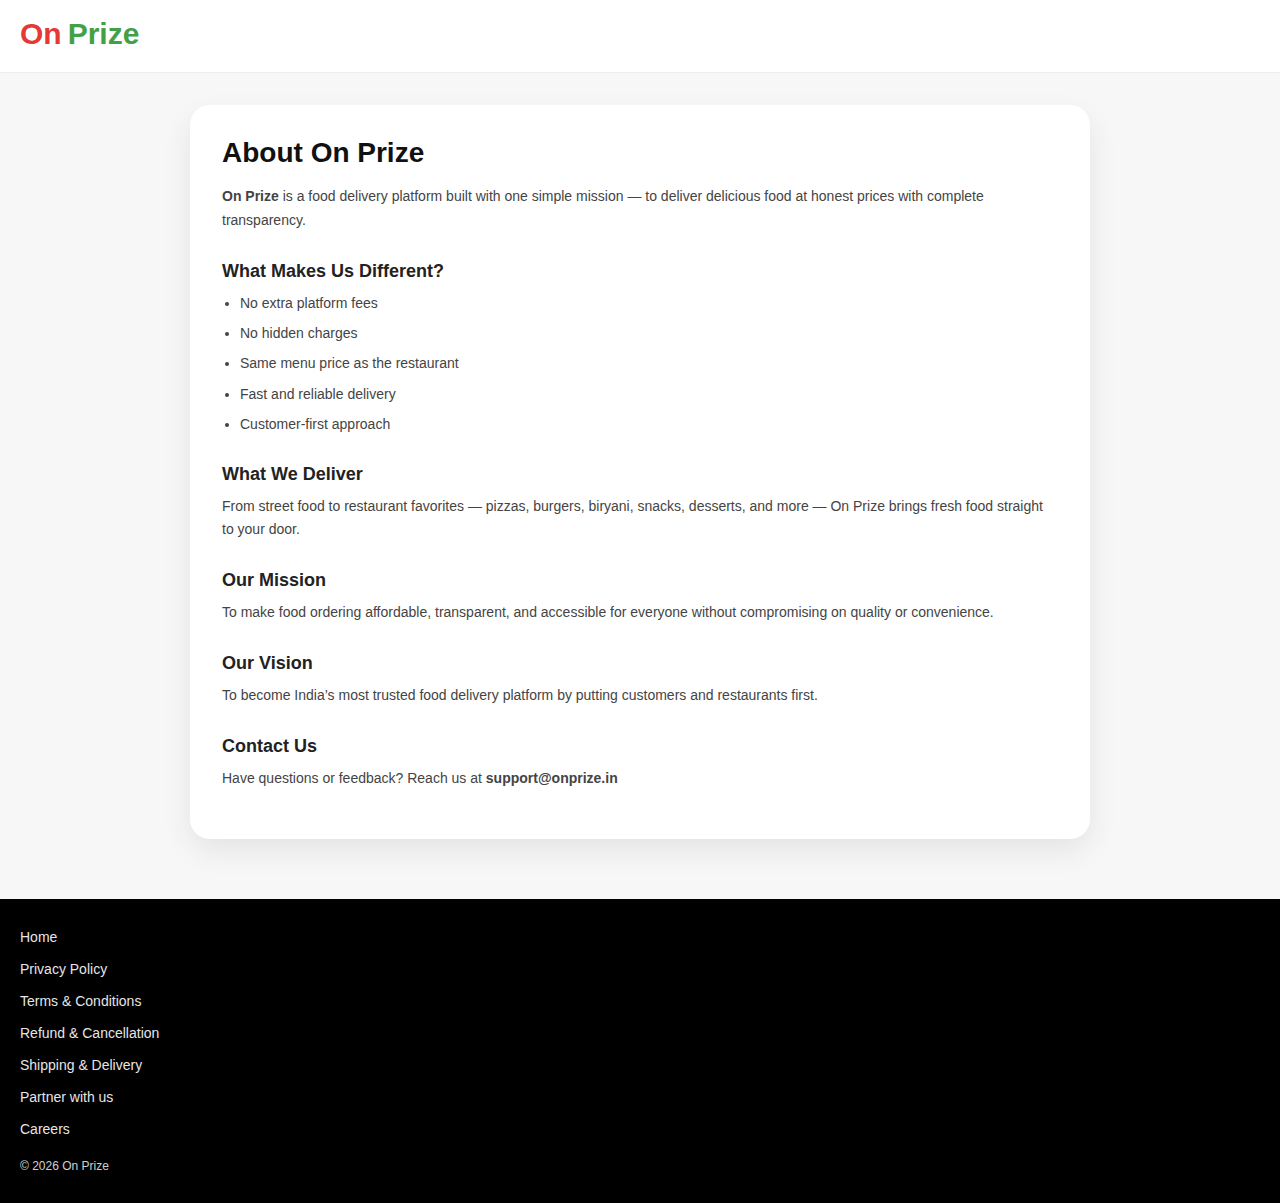
<file: about.html>
<!DOCTYPE html>
<html lang="en">
<head>
  <meta charset="UTF-8">
  <title>Privacy Policy | On Prize</title>
  <meta name="viewport" content="width=device-width, initial-scale=1.0">
  <link rel="stylesheet" href="style.css">
  <link href="https://fonts.googleapis.com/css2?family=Baloo+2:wght@700;800;900&display=swap" rel="stylesheet">

</head>
<body>
    <header class="navbar">
 <div class="logo">
  <span class="on">On</span>
  <span class="prize">Prize</span>
 </div>
  
</header>

<section class="static-page">
    <div class="static-container">

      <h1>About On Prize</h1>

      <p>
        <strong>On Prize</strong> is a food delivery platform built with one simple mission —
        to deliver delicious food at honest prices with complete transparency.
      </p>

      <h3>What Makes Us Different?</h3>
      <ul>
        <li>No extra platform fees</li>
        <li>No hidden charges</li>
        <li>Same menu price as the restaurant</li>
        <li>Fast and reliable delivery</li>
        <li>Customer-first approach</li>
      </ul>

      <h3>What We Deliver</h3>
      <p>
        From street food to restaurant favorites — pizzas, burgers, biryani,
        snacks, desserts, and more — On Prize brings fresh food straight to your door.
      </p>

      <h3>Our Mission</h3>
      <p>
        To make food ordering affordable, transparent, and accessible for everyone
        without compromising on quality or convenience.
      </p>

      <h3>Our Vision</h3>
      <p>
        To become India’s most trusted food delivery platform by putting customers
        and restaurants first.
      </p>

      <h3>Contact Us</h3>
      <p>
        Have questions or feedback?  
        Reach us at <strong>support@onprize.in</strong>
      </p>

    </div>
  </section>

<footer class="footer">
  <ul>
     <li><a href="index.html">Home</a></li>
    <li><a href="privacy-policy.html">Privacy Policy</a></li>
    <li><a href="terms.html">Terms & Conditions</a></li>
    <li><a href="refund-cancellation.html">Refund & Cancellation</a></li>
    <li><a href="shipping-delivery.html">Shipping & Delivery</a></li>
    <li><a href="partner.html">Partner with us</a></li>
    <li><a href="careers.html">Careers</a></li>
  </ul>
  <p>© 2026 On Prize</p>
</footer>
</body>
</html>
</file>
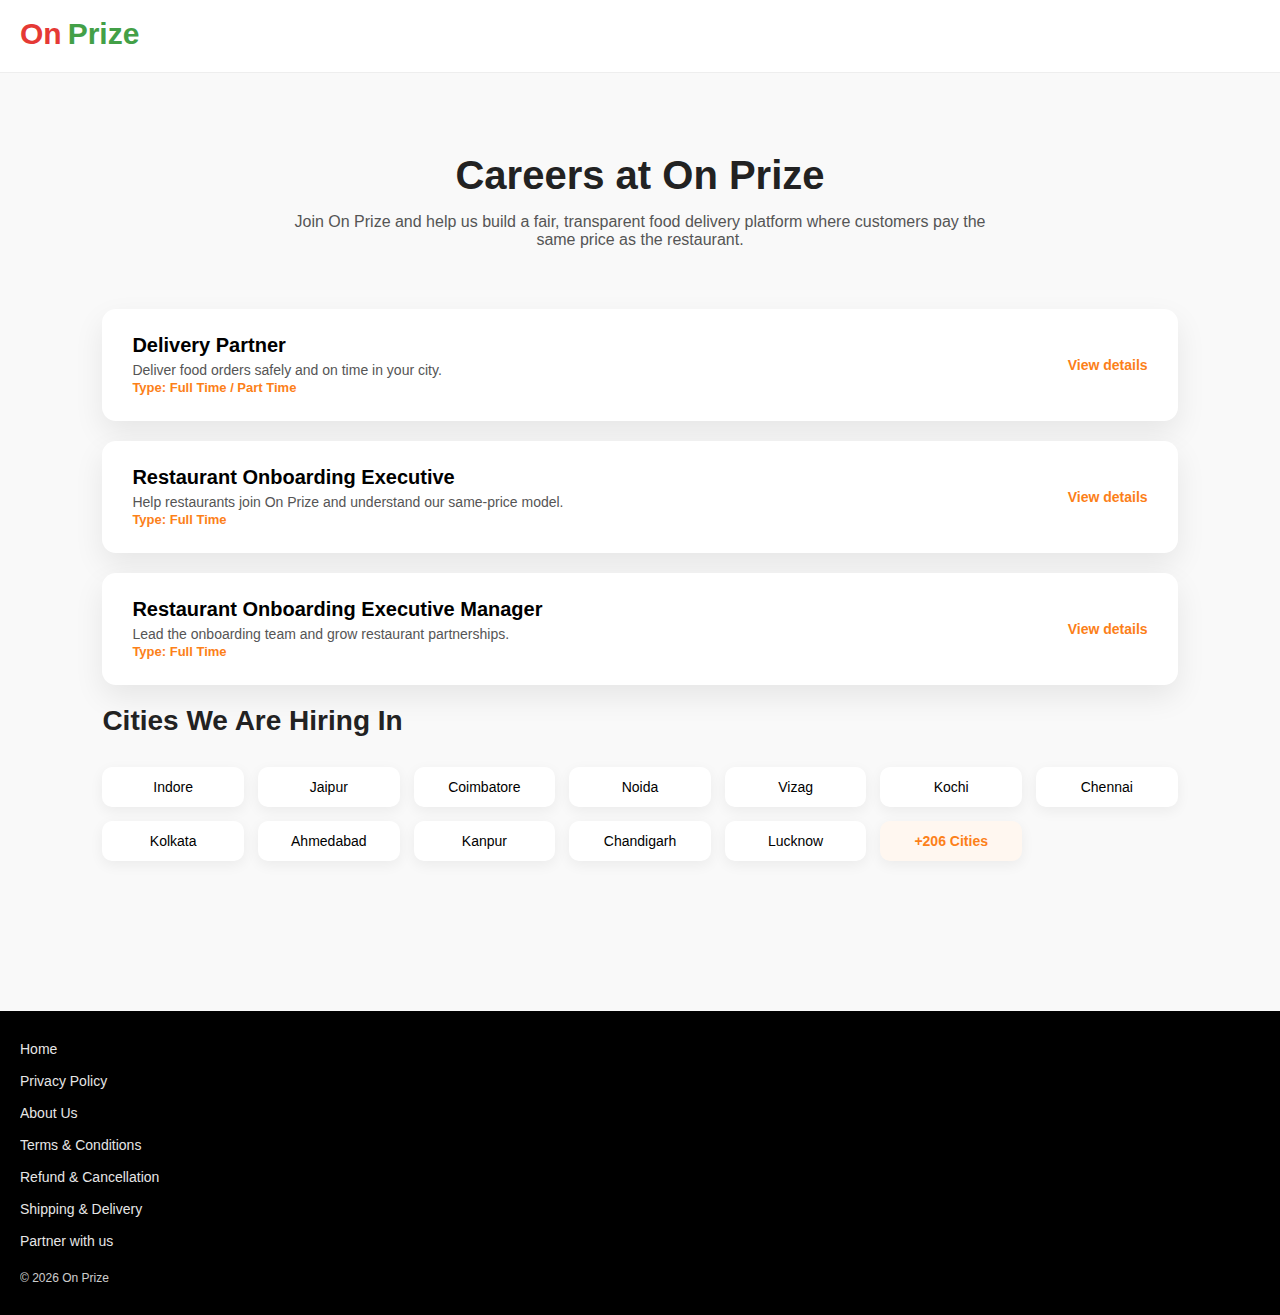
<file: careers.html>
<!DOCTYPE html>
<html lang="en">
<head>
  <meta charset="UTF-8">
  <title>Privacy Policy | On Prize</title>
  <meta name="viewport" content="width=device-width, initial-scale=1.0">
  <link rel="stylesheet" href="style.css">
  <link href="https://fonts.googleapis.com/css2?family=Baloo+2:wght@700;800;900&display=swap" rel="stylesheet">

</head>
<body>
    <header class="navbar">
 <div class="logo">
  <span class="on">On</span>
  <span class="prize">Prize</span>
 </div>
  
</header>
<section class="careers-section">

  <!-- Intro -->
  <div class="careers-intro">
    <h1>Careers at On Prize</h1>
    <p>
      Join On Prize and help us build a fair, transparent food delivery
      platform where customers pay the same price as the restaurant.
    </p>
  </div>

  <!-- Jobs -->
<!-- Delivery Partner -->
<div class="job-item">
  <div class="job-summary" onclick="toggleJob(this)">
    <div>
      <h3>Delivery Partner</h3>
      <p>Deliver food orders safely and on time in your city.</p>
      <span>Type: Full Time / Part Time</span>
    </div>
    <button class="view-btn">View details</button>
  </div>

  <div class="job-details">
    <h4>Job Responsibilities</h4>
    <ul>
      <li>Pick up food from partner restaurants</li>
      <li>Deliver orders safely and on time</li>
      <li>Ensure customer satisfaction</li>
    </ul>

    <h4>Requirements</h4>
    <ul>
      <li>Smartphone with internet access</li>
      <li>Valid driving license</li>
    </ul>

    <a href="#" class="apply-btn">Apply Now</a>
  </div>
</div>

<!-- Restaurant Onboarding Executive -->
<div class="job-item">
  <div class="job-summary" onclick="toggleJob(this)">
    <div>
      <h3>Restaurant Onboarding Executive</h3>
      <p>Help restaurants join On Prize and understand our same-price model.</p>
      <span>Type: Full Time</span>
    </div>
    <button class="view-btn">View details</button>
  </div>

  <div class="job-details">
    <h4>Job Responsibilities</h4>
    <ul>
      <li>Onboard new restaurants onto On Prize</li>
      <li>Explain On Prize same-price policy</li>
      <li>Verify restaurant documents</li>
    </ul>

    <h4>Requirements</h4>
    <ul>
      <li>Good communication skills</li>
      <li>Field experience preferred</li>
    </ul>

    <a href="#" class="apply-btn">Apply Now</a>
  </div>
</div>

<!-- Restaurant Onboarding Executive Manager -->
<div class="job-item">
  <div class="job-summary" onclick="toggleJob(this)">
    <div>
      <h3>Restaurant Onboarding Executive Manager</h3>
      <p>Lead the onboarding team and grow restaurant partnerships.</p>
      <span>Type: Full Time</span>
    </div>
    <button class="view-btn">View details</button>
  </div>

  <div class="job-details">
    <h4>Job Responsibilities</h4>
    <ul>
      <li>Manage onboarding executives and field teams</li>
      <li>Ensure smooth restaurant onboarding process</li>
      <li>Maintain strong restaurant relationships</li>
    </ul>

    <h4>Requirements</h4>
    <ul>
      <li>2+ years team management experience</li>
      <li>Strong communication & leadership skills</li>
    </ul>

    <a href="#" class="apply-btn">Apply Now</a>
  </div>
</div>



  <!-- Cities -->
  <div class="careers-block">
    <h2>Cities We Are Hiring In</h2>

 <div class="cities-grid" id="citiesGrid">
    <!-- Initial cities -->
    <div class="city-box">Indore</div>
    <div class="city-box">Jaipur</div>
    <div class="city-box">Coimbatore</div>
    <div class="city-box">Noida</div>
    <div class="city-box">Vizag</div>
    <div class="city-box">Kochi</div>
    <div class="city-box">Chennai</div>
    <div class="city-box">Kolkata</div>
    <div class="city-box">Ahmedabad</div>
    <div class="city-box">Kanpur</div>
    <div class="city-box">Chandigarh</div>
    <div class="city-box">Lucknow</div>

    <!-- Expand button -->
    <div class="city-box more-cities" id="toggleCities">
      +206 Cities
    </div>
  </div>
  </div>

</section>



    <footer class="footer">
  <ul>
     <li><a href="index.html">Home</a></li>
    <li><a href="privacy-policy.html">Privacy Policy</a></li>
    <li><a href="about.html">About Us</a></li>
    <li><a href="terms.html">Terms & Conditions</a></li>
    <li><a href="refund-cancellation.html">Refund & Cancellation</a></li>
    <li><a href="shipping-delivery.html">Shipping & Delivery</a></li>
    <li><a href="partner.html">Partner with us</a></li>
  </ul>
  <p>© 2026 On Prize</p>
</footer>
<script>
  function toggleJob(element) {
    const jobItem = element.parentElement;
    const btn = element.querySelector(".view-btn");

    jobItem.classList.toggle("active");
    btn.textContent = jobItem.classList.contains("active")
      ? "Hide details"
      : "View details";
  }
  const citiesModal = [
  "Kolkata","Chennai","Ahmedabad","Chandigarh","Jaipur","Kochi",
  "Coimbatore","Lucknow","Nagpur","Vadodara","Indore","Guwahati",
  "Visakhapatnam","Surat","Dehradun","Noida","Ludhiana","Trichy",
  "Vijayawada","Kanpur","Mysore","Nashik","Udaipur","Pondicherry",
  "Agra","Aurangabad","Jalandhar","Kota","Madurai","Allahabad",
  "Amritsar","Bareilly","Meerut","Bhopal","Bhubaneswar","Raipur",
  "Rajkot","Thrissur","Tirupati","Vellore","Varanasi","Patna",
  "Ranchi","Faridabad","Guntur","Ujjain","Patiala","Panipat",
  "Jamshedpur","Dhanbad","Hubli","Jabalpur","Kolhapur","Solapur",
  "Cuttack","Salem","Agartala","Jodhpur","Ajmer","Jhansi",
  "Thanjavur","Erode","Nellore","Rourkela","Kurnool","Ambala",
  "Bathinda","Mathura","Haridwar","Ratnagiri","Amravati",
  "Rishikesh","Shimla","Muzaffarpur","Silchar","Alappuzha",
  "Sonipat","Rohtak","Mehsana","Nainital","Akola","Gaya",
  "Muzaffarnagar","Jalgaon","Hassan","Hisar","Rampur",
  "Etawah","Porbandar","Morbi","Eluru","Bidar","Anantnag",
  "Haldwani","Panchkula","Malegaon","Junagadh","Asansol",
  "Bhilwara","Alwar","Bharatpur","Darjeeling","Siliguri",
  "Bahraich","Azamgarh","Jind","Rewari","Palwal","Hoshiarpur",
  "Faizabad","Gonda","Ballia","Etah","Haldia","Seoni",
  "Nagapattinam","Chikmagalur","Mandya","Bagalkot","Osmanabad",
  "Jaunpur","Port Blair","Jorhat","Biharsharif","Begusarai",
  "Itarsi","Namakkal","Virudhunagar","Kamareddy","Karad",
  "Krishnagiri","Tiptur","Mancherial","Balrampur","Malout",
  "Himmatnagar","Berhampur","Malda","Mirzapur","Tanuku",
  "Barmer","Betul","Datia","Balaghat","Sirsi","Karur",
  "Kannur","Tezpur","Pinjore","Solan","Paonta Sahib",
  "Aurangabad Bihar","Angul","Veraval","Daman","Silvassa",
  "Lonavla","Bolpur","Balasore","Kotdwar","Itanagar",
  "Aizawl","Gangtok","Kannauj","Cooch Behar","Palani",
  "Udhampur","Kohima","Dumka","Rajsamand","Baran",
  "Kasaragod","Manali","Diu","Almora","Jhargram",
  "Tenkasi","Chidambaram","Washim","Perambalur","Idukki",
  "Wayanad","Sitamarhi","Pattukkottai","Tindivanam",
  "Digboi","Shirdi","Hosur","Palghar","Karaikal",
  "Una","Rayagada","Jamui","Araria","Khagaria",
  "SankaranKoil","Nabha","Kalimpong","Forbesganj",
  "Rameswaram","Nanjangud","Banswara","Godda",
  "Baramulla","Kangeyam","Lakshadweep"
];
const citiesGrid = document.getElementById("citiesGrid");
const toggleBtn = document.getElementById("toggleCities");

let expanded = false;
let addedCities = [];

toggleBtn.addEventListener("click", () => {
  if (!expanded) {
    // EXPAND
    citiesModal.forEach(city => {
      const div = document.createElement("div");
      div.className = "city-box extra-city";
      div.textContent = city;
      citiesGrid.insertBefore(div, toggleBtn);
      addedCities.push(div);
    });

    toggleBtn.textContent = "Show less";
    expanded = true;
  } else {
    // SHRINK
    addedCities.forEach(cityDiv => cityDiv.remove());
    addedCities = [];

    toggleBtn.textContent = "+206 Cities";
    expanded = false;
  }
});

</script>

</body>
</html>
</file>
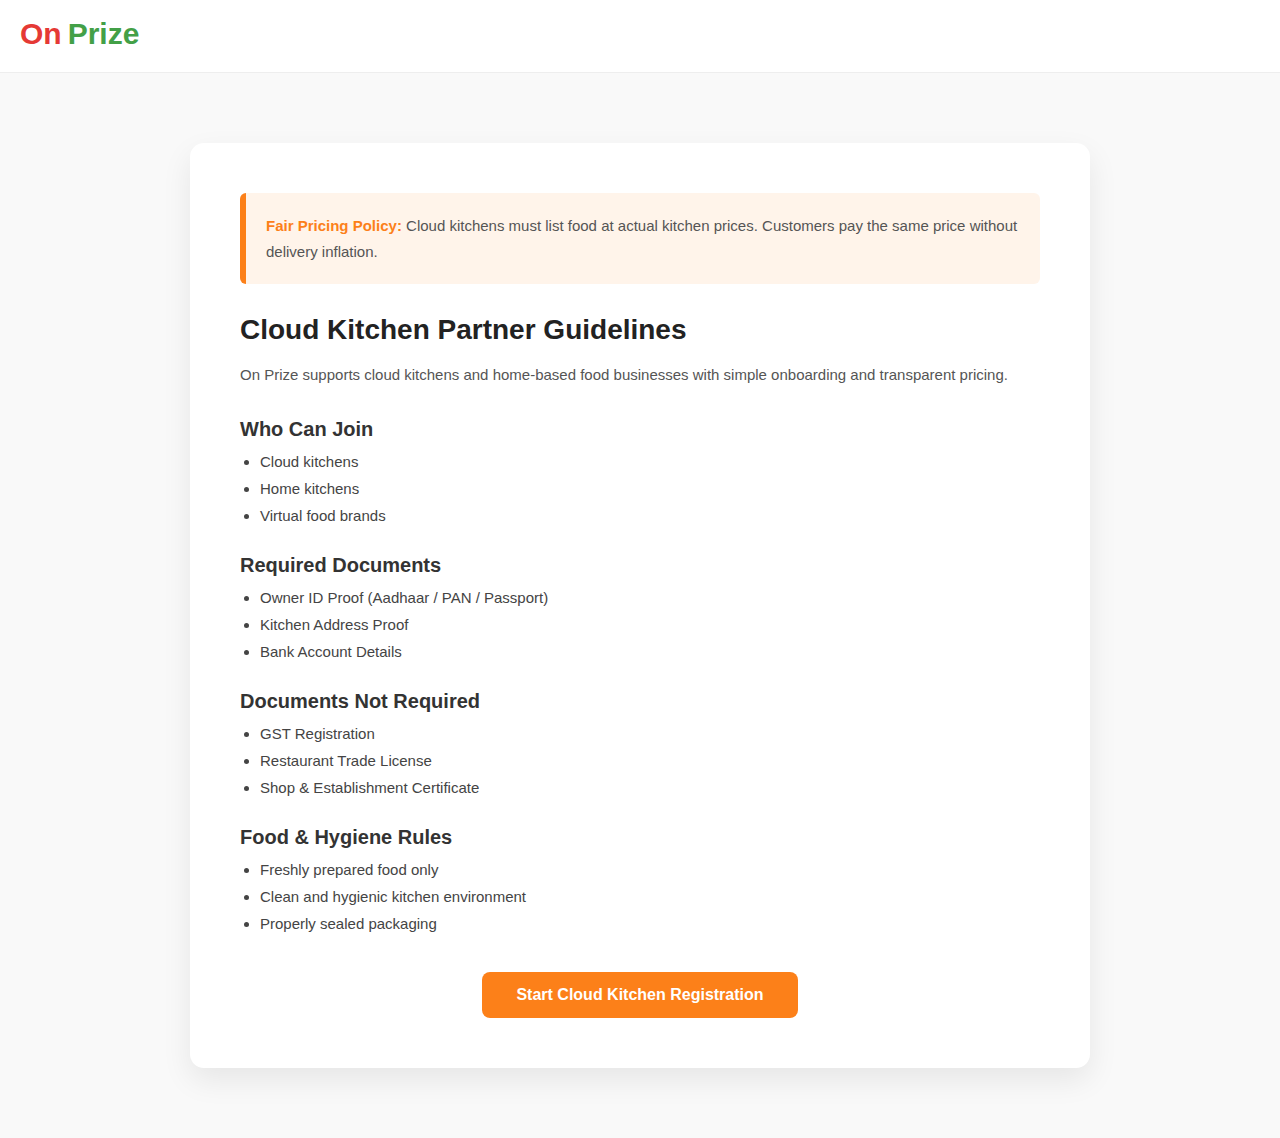
<file: cloud-kitchen-rules.html>
<!DOCTYPE html>
<html lang="en">
<head>
  <meta charset="UTF-8" />
  <meta name="viewport" content="width=device-width, initial-scale=1.0"/>
  <title>On Prize | Food Delivery</title>
  <link rel="stylesheet" href="style.css"/>
<link href="https://fonts.googleapis.com/css2?family=Baloo+2:wght@700;800;900&display=swap" rel="stylesheet">

</head>
<body>
        <!-- Sticky Header -->
<header class="navbar">
 <div class="logo">
  <span class="on">On</span>
  <span class="prize">Prize</span>
 </div>
  
</header>

    <section class="partner-rules-section">
  <div class="rules-box">

    <div class="highlight">
      <p>
        <strong>Fair Pricing Policy:</strong>
        Cloud kitchens must list food at actual kitchen prices.
        Customers pay the same price without delivery inflation.
      </p>
    </div>

    <h2>Cloud Kitchen Partner Guidelines</h2>
    <p>
      On Prize supports cloud kitchens and home-based food
      businesses with simple onboarding and transparent pricing.
    </p>

    <h3>Who Can Join</h3>
    <ul>
      <li>Cloud kitchens</li>
      <li>Home kitchens</li>
      <li>Virtual food brands</li>
    </ul>

    <h3>Required Documents</h3>
    <ul>
      <li>Owner ID Proof (Aadhaar / PAN / Passport)</li>
      <li>Kitchen Address Proof</li>
      <li>Bank Account Details</li>
    </ul>

    <h3>Documents Not Required</h3>
    <ul class="not-required">
      <li>GST Registration</li>
      <li>Restaurant Trade License</li>
      <li>Shop & Establishment Certificate</li>
    </ul>

    <h3>Food & Hygiene Rules</h3>
    <ul>
      <li>Freshly prepared food only</li>
      <li>Clean and hygienic kitchen environment</li>
      <li>Properly sealed packaging</li>
    </ul>

    <div class="action-area">
      <a href="#" class="action-btn">
        Start Cloud Kitchen Registration
      </a>
    </div>

  </div>
</section>

</body>
</html>
</file>
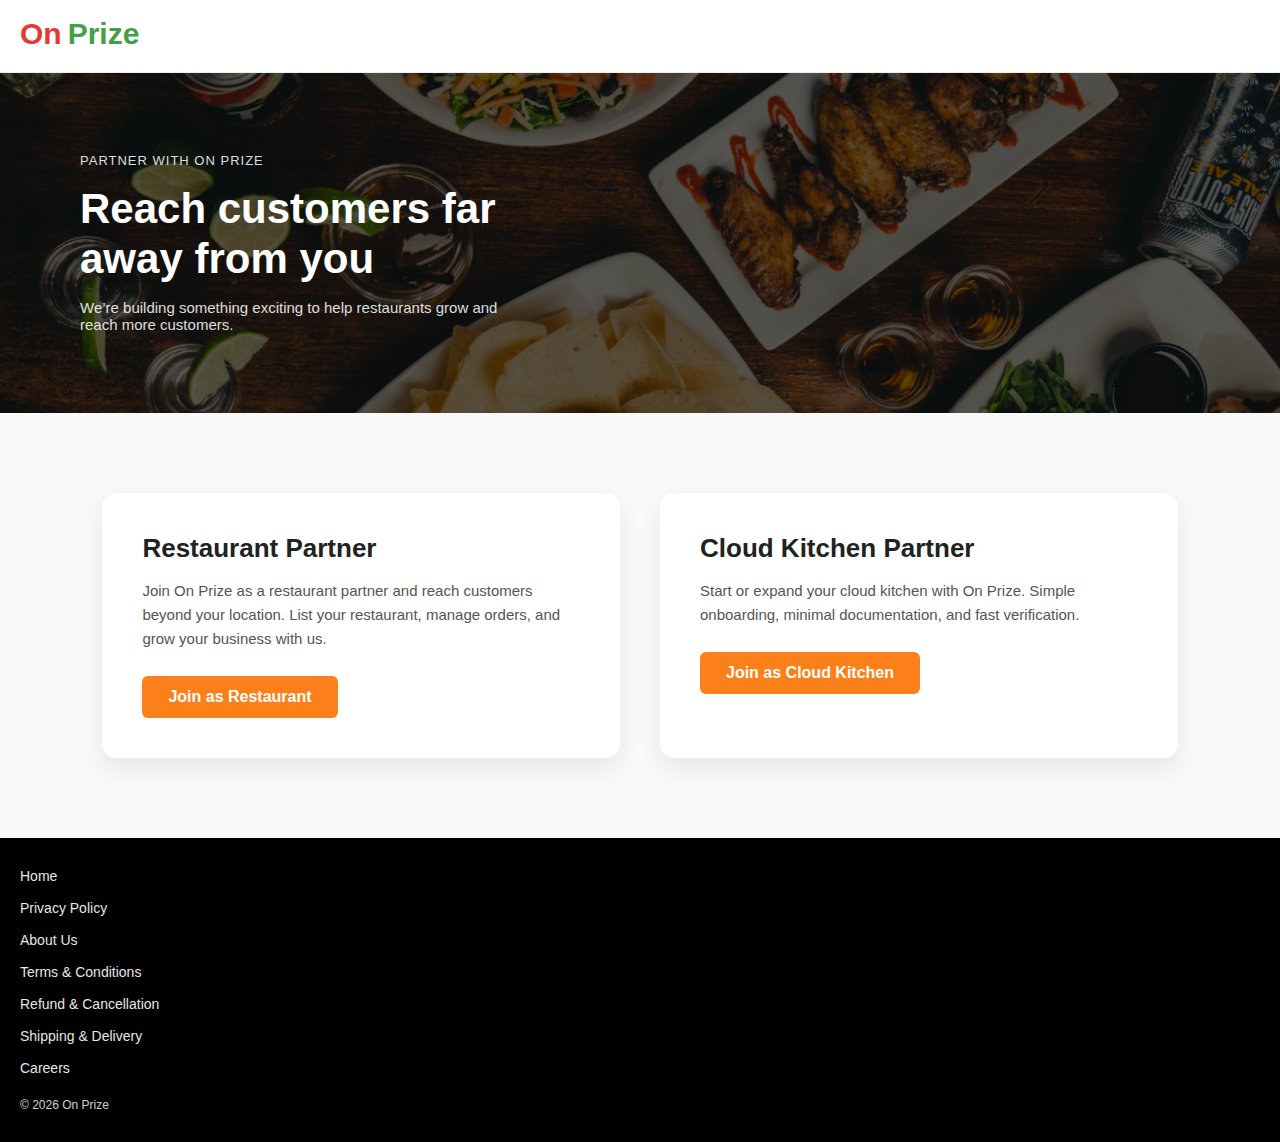
<file: partner.html>
<!DOCTYPE html>
<html lang="en">
<head>
  <meta charset="UTF-8" />
  <meta name="viewport" content="width=device-width, initial-scale=1.0"/>
  <title>On Prize | Food Delivery</title>
  <link rel="stylesheet" href="style.css"/>
<link href="https://fonts.googleapis.com/css2?family=Baloo+2:wght@700;800;900&display=swap" rel="stylesheet">

</head>
<body>
    <header class="navbar">
        <div class="logo">
         <span class="on">On</span>
         <span class="prize">Prize</span>
        </div>
         
       </header>
       
    <section class="partner-wrapper">

        <!-- LEFT SECTION -->
        <div class="partner-left">
          <div class="overlay"></div>
      
          <div class="left-content">
            <p class="badge">PARTNER WITH ON PRIZE</p>
            <h1>Reach customers far<br>away from you</h1>
            <p class="desc">
              We’re building something exciting to help restaurants grow
              and reach more customers.
            </p>
          </div>
        </div> 
            </section>
      <section class="partner-options">
  <div class="partner-container">

    <!-- Restaurant Partner -->
    <div class="partner-card">
      <h3>Restaurant Partner</h3>
      <p>
        Join On Prize as a restaurant partner and reach customers beyond your
        location. List your restaurant, manage orders, and grow your business
        with us.
      </p>
      <a href="restaurant-rules.html" class="partner-btn">
        Join as Restaurant
      </a>
    </div>

    <!-- Cloud Kitchen Partner -->
    <div class="partner-card">
      <h3>Cloud Kitchen Partner</h3>
      <p>
        Start or expand your cloud kitchen with On Prize. Simple onboarding,
        minimal documentation, and fast verification.
      </p>
      <a href="cloud-kitchen-rules.html" class="partner-btn">
        Join as Cloud Kitchen
      </a>
    </div>

  </div>
</section>


<footer class="footer">
  <ul>
     <li><a href="index.html">Home</a></li>
    <li><a href="privacy-policy.html">Privacy Policy</a></li>
    <li><a href="about.html">About Us</a></li>
    <li><a href="terms.html">Terms & Conditions</a></li>
    <li><a href="refund-cancellation.html">Refund & Cancellation</a></li>
    <li><a href="shipping-delivery.html">Shipping & Delivery</a></li>
    <li><a href="careers.html">Careers</a></li>
  </ul>
  <p>© 2026 On Prize</p>
</footer>
</body>
</html>
</file>
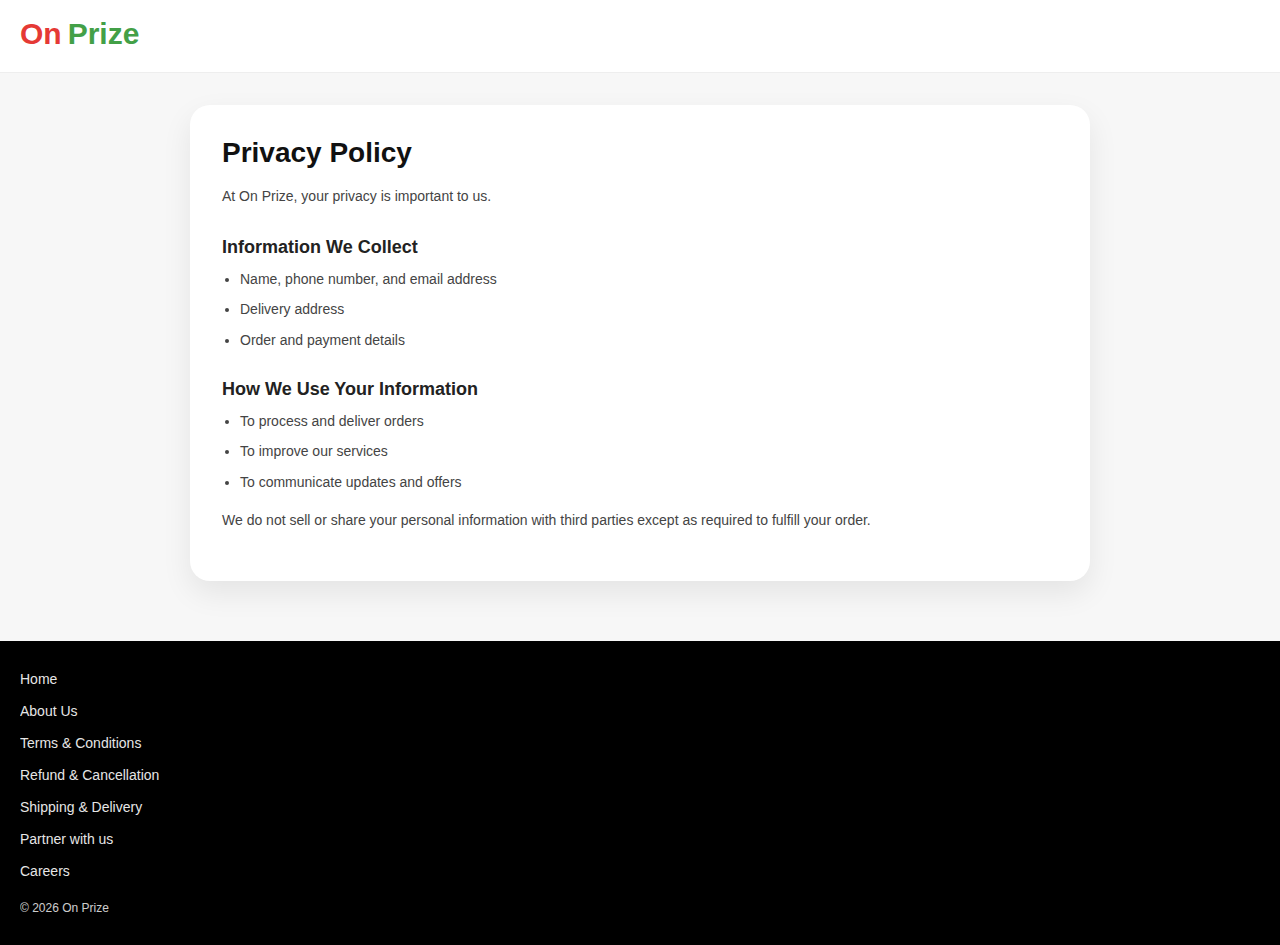
<file: privacy-policy.html>
<!DOCTYPE html>
<html lang="en">
<head>
  <meta charset="UTF-8">
  <title>Privacy Policy | On Prize</title>
  <meta name="viewport" content="width=device-width, initial-scale=1.0">
  <link rel="stylesheet" href="style.css">
  <link href="https://fonts.googleapis.com/css2?family=Baloo+2:wght@700;800;900&display=swap" rel="stylesheet">

</head>
<body>
    <header class="navbar">
 <div class="logo">
  <span class="on">On</span>
  <span class="prize">Prize</span>
 </div>
  
</header>

<section class="static-page">
  <div class="static-container">
    <h1>Privacy Policy</h1>

    <p>At On Prize, your privacy is important to us.</p>

    <h3>Information We Collect</h3>
    <ul>
      <li>Name, phone number, and email address</li>
      <li>Delivery address</li>
      <li>Order and payment details</li>
    </ul>

    <h3>How We Use Your Information</h3>
    <ul>
      <li>To process and deliver orders</li>
      <li>To improve our services</li>
      <li>To communicate updates and offers</li>
    </ul>

    <p>
      We do not sell or share your personal information with third parties
      except as required to fulfill your order.
    </p>
  </div>
</section>

<footer class="footer">
  <ul>
     <li><a href="index.html">Home</a></li>
    <li><a href="about.html">About Us</a></li>
    <li><a href="terms.html">Terms & Conditions</a></li>
    <li><a href="refund-cancellation.html">Refund & Cancellation</a></li>
    <li><a href="shipping-delivery.html">Shipping & Delivery</a></li>
    <li><a href="partner.html">Partner with us</a></li>
    <li><a href="careers.html">Careers</a></li>
  </ul>
  <p>© 2026 On Prize</p>
</footer>

</body>
</html>
</file>
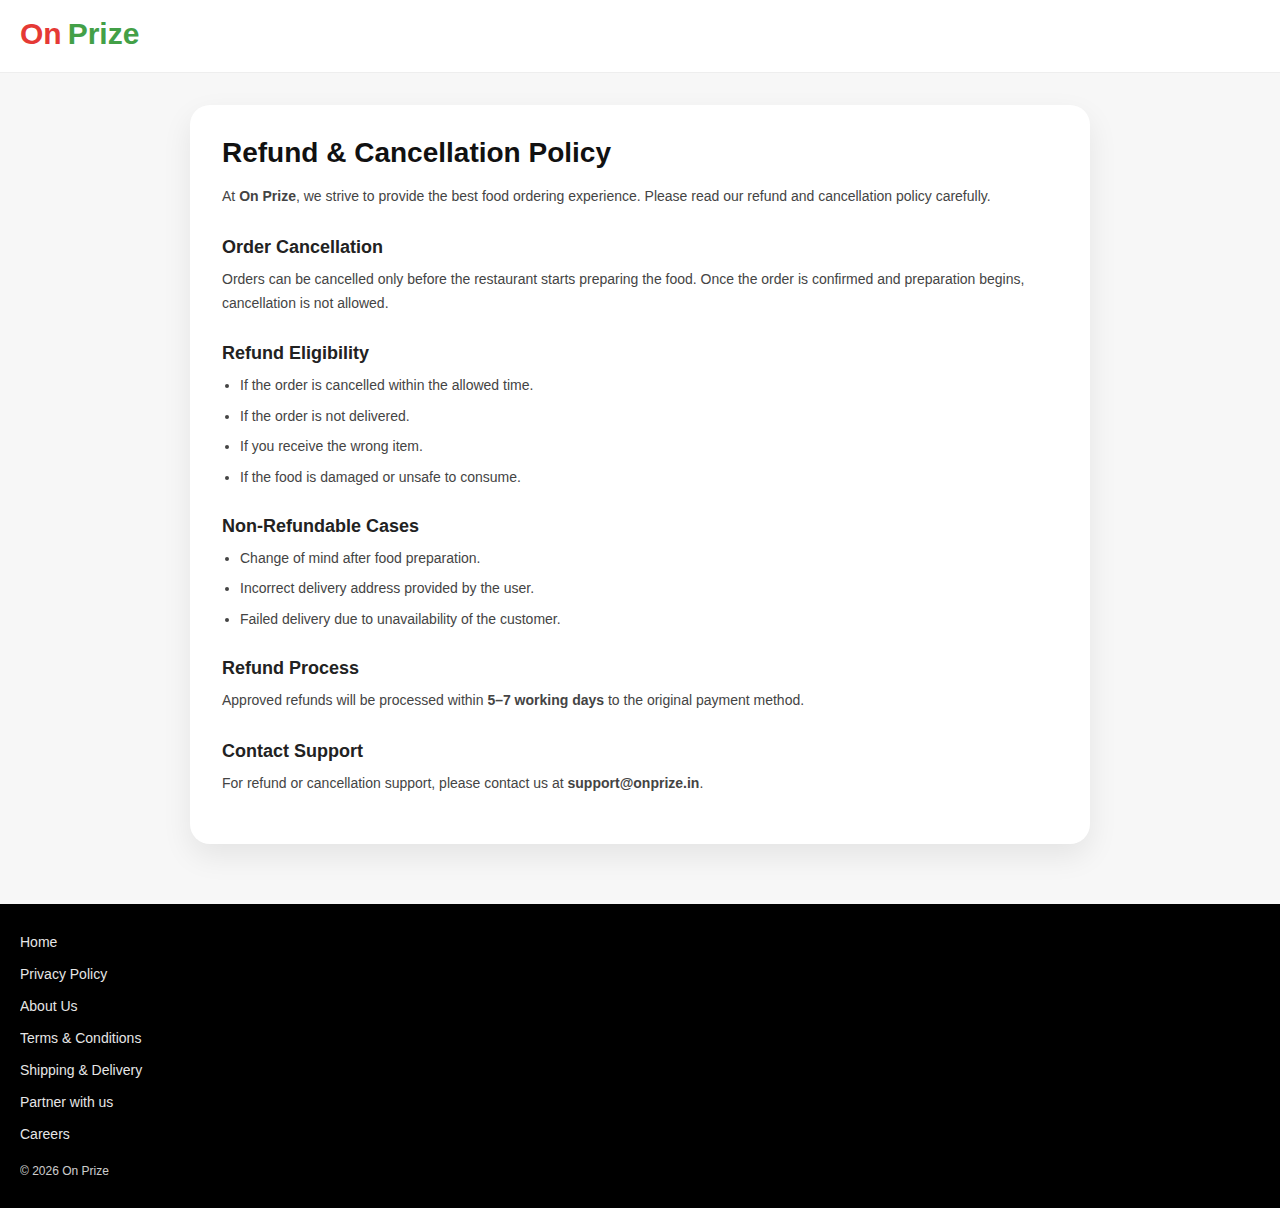
<file: refund-cancellation.html>
<!DOCTYPE html>
<html lang="en">
<head>
  <meta charset="UTF-8">
  <title>Privacy Policy | On Prize</title>
  <meta name="viewport" content="width=device-width, initial-scale=1.0">
  <link rel="stylesheet" href="style.css">
  <link href="https://fonts.googleapis.com/css2?family=Baloo+2:wght@700;800;900&display=swap" rel="stylesheet">

</head>
<body>
    <header class="navbar">
 <div class="logo">
  <span class="on">On</span>
  <span class="prize">Prize</span>
 </div>
  
</header>

 <section class="static-page">
     <div class="static-container">
    <h1>Refund & Cancellation Policy</h1>

    <p>
      At <strong>On Prize</strong>, we strive to provide the best food ordering experience.
      Please read our refund and cancellation policy carefully.
    </p>

    <h3>Order Cancellation</h3>
    <p>
      Orders can be cancelled only before the restaurant starts preparing the food.
      Once the order is confirmed and preparation begins, cancellation is not allowed.
    </p>

    <h3>Refund Eligibility</h3>
    <ul>
      <li>If the order is cancelled within the allowed time.</li>
      <li>If the order is not delivered.</li>
      <li>If you receive the wrong item.</li>
      <li>If the food is damaged or unsafe to consume.</li>
    </ul>

    <h3>Non-Refundable Cases</h3>
    <ul>
      <li>Change of mind after food preparation.</li>
      <li>Incorrect delivery address provided by the user.</li>
      <li>Failed delivery due to unavailability of the customer.</li>
    </ul>

    <h3>Refund Process</h3>
    <p>
      Approved refunds will be processed within <strong>5–7 working days</strong>
      to the original payment method.
    </p>

    <h3>Contact Support</h3>
    <p>
      For refund or cancellation support, please contact us at
      <strong>support@onprize.in</strong>.
    </p>
</div>
  </section>
  <!-- Footer -->
<footer class="footer">
  <ul>
     <li><a href="index.html">Home</a></li>
    <li><a href="privacy-policy.html">Privacy Policy</a></li>
    <li><a href="about.html">About Us</a></li>
    <li><a href="terms.html">Terms & Conditions</a></li>
    <li><a href="shipping-delivery.html">Shipping & Delivery</a></li>
    <li><a href="partner.html">Partner with us</a></li>
    <li><a href="careers.html">Careers</a></li>
  </ul>
  <p>© 2026 On Prize</p>
</footer>

</body>
</html>
</file>
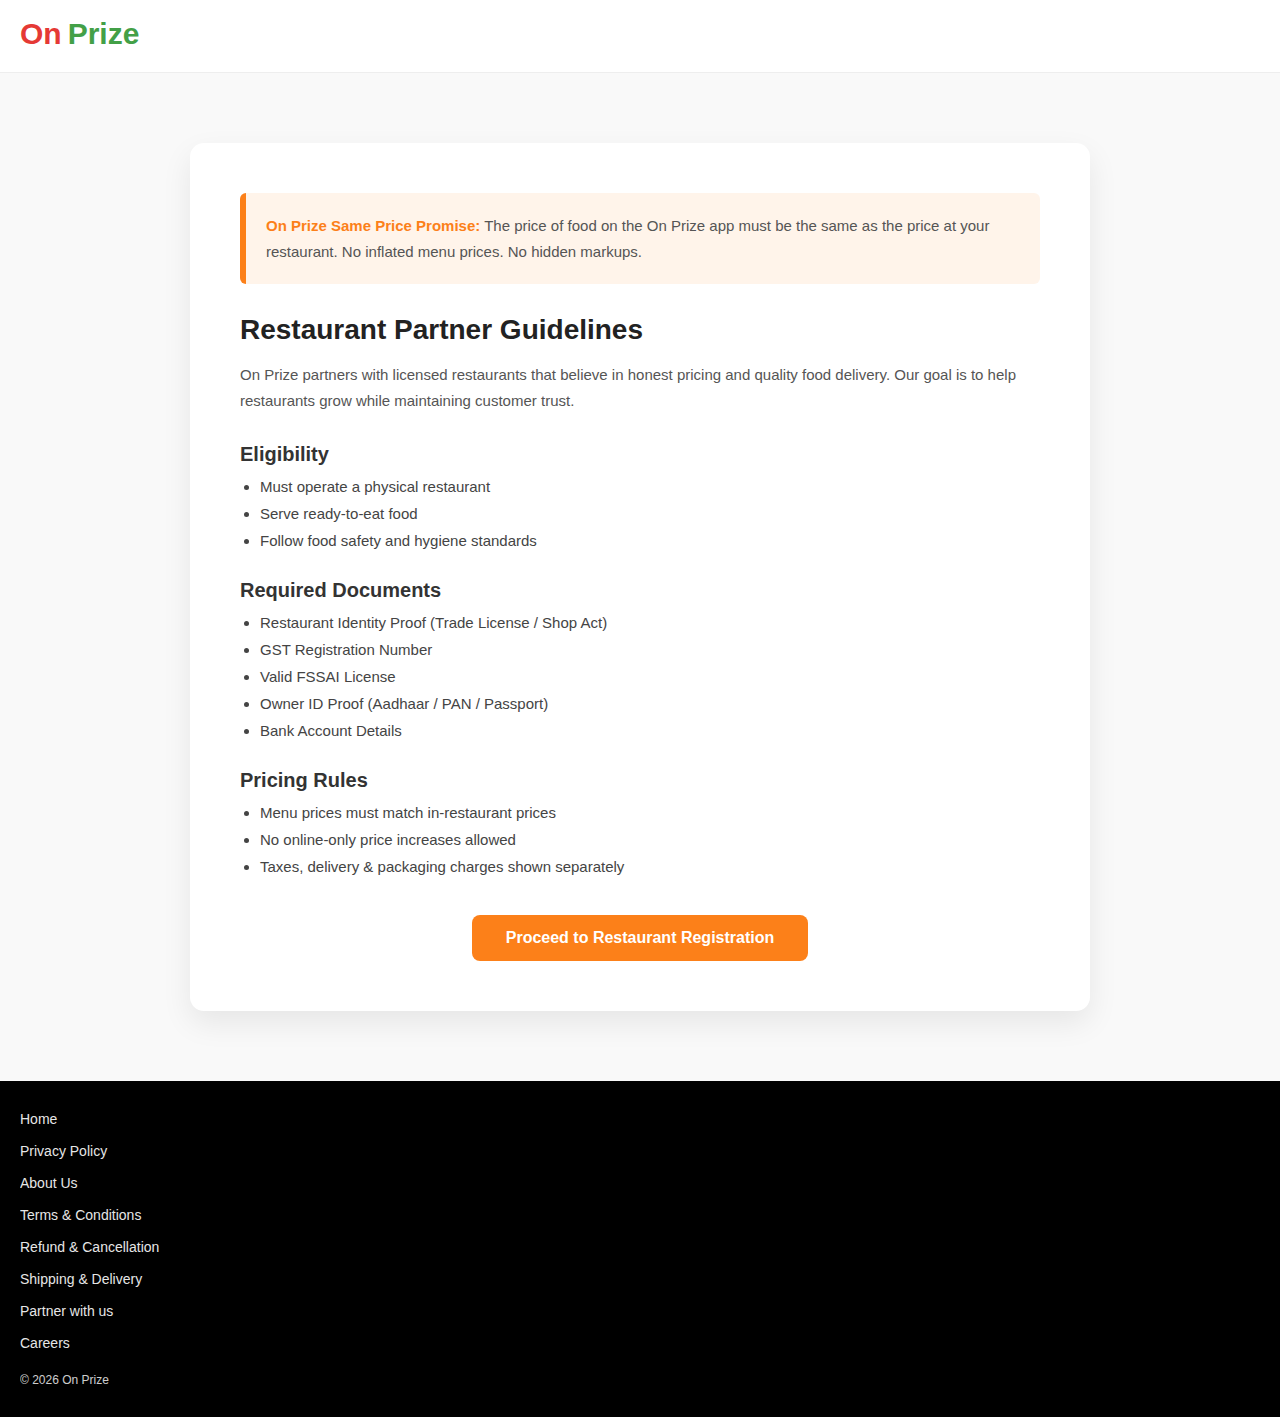
<file: restaurant-rules.html>
<!DOCTYPE html>
<html lang="en">
<head>
  <meta charset="UTF-8" />
  <meta name="viewport" content="width=device-width, initial-scale=1.0"/>
  <title>On Prize | Food Delivery</title>
  <link rel="stylesheet" href="style.css"/>
<link href="https://fonts.googleapis.com/css2?family=Baloo+2:wght@700;800;900&display=swap" rel="stylesheet">

</head>
    <!-- Sticky Header -->
<header class="navbar">
 <div class="logo">
  <span class="on">On</span>
  <span class="prize">Prize</span>
 </div>
  
</header>

<section class="partner-rules-section">
  <div class="rules-box">

    <div class="highlight">
      <p>
        <strong>On Prize Same Price Promise:</strong>
        The price of food on the On Prize app must be the
        same as the price at your restaurant.
        No inflated menu prices. No hidden markups.
      </p>
    </div>

    <h2>Restaurant Partner Guidelines</h2>
    <p>
      On Prize partners with licensed restaurants that believe in
      honest pricing and quality food delivery.
      Our goal is to help restaurants grow while maintaining
      customer trust.
    </p>

    <h3>Eligibility</h3>
    <ul>
      <li>Must operate a physical restaurant</li>
      <li>Serve ready-to-eat food</li>
      <li>Follow food safety and hygiene standards</li>
    </ul>

    <h3>Required Documents</h3>
    <ul>
      <li>Restaurant Identity Proof (Trade License / Shop Act)</li>
      <li>GST Registration Number</li>
      <li>Valid FSSAI License</li>
      <li>Owner ID Proof (Aadhaar / PAN / Passport)</li>
      <li>Bank Account Details</li>
    </ul>

    <h3>Pricing Rules</h3>
    <ul>
      <li>Menu prices must match in-restaurant prices</li>
      <li>No online-only price increases allowed</li>
      <li>Taxes, delivery & packaging charges shown separately</li>
    </ul>

    <div class="action-area">
      <a href="#" class="action-btn">
        Proceed to Restaurant Registration
      </a>
    </div>

  </div>
</section>
<footer class="footer">
  <ul>
     <li><a href="index.html">Home</a></li>
    <li><a href="privacy-policy.html">Privacy Policy</a></li>
    <li><a href="about.html">About Us</a></li>
    <li><a href="terms.html">Terms & Conditions</a></li>
    <li><a href="refund-cancellation.html">Refund & Cancellation</a></li>
    <li><a href="shipping-delivery.html">Shipping & Delivery</a></li>
    <li><a href="partner.html">Partner with us</a></li>
    <li><a href="careers.html">Careers</a></li>
  </ul>
  <p>© 2026 On Prize</p>
</footer>
</body>
</html>
</file>
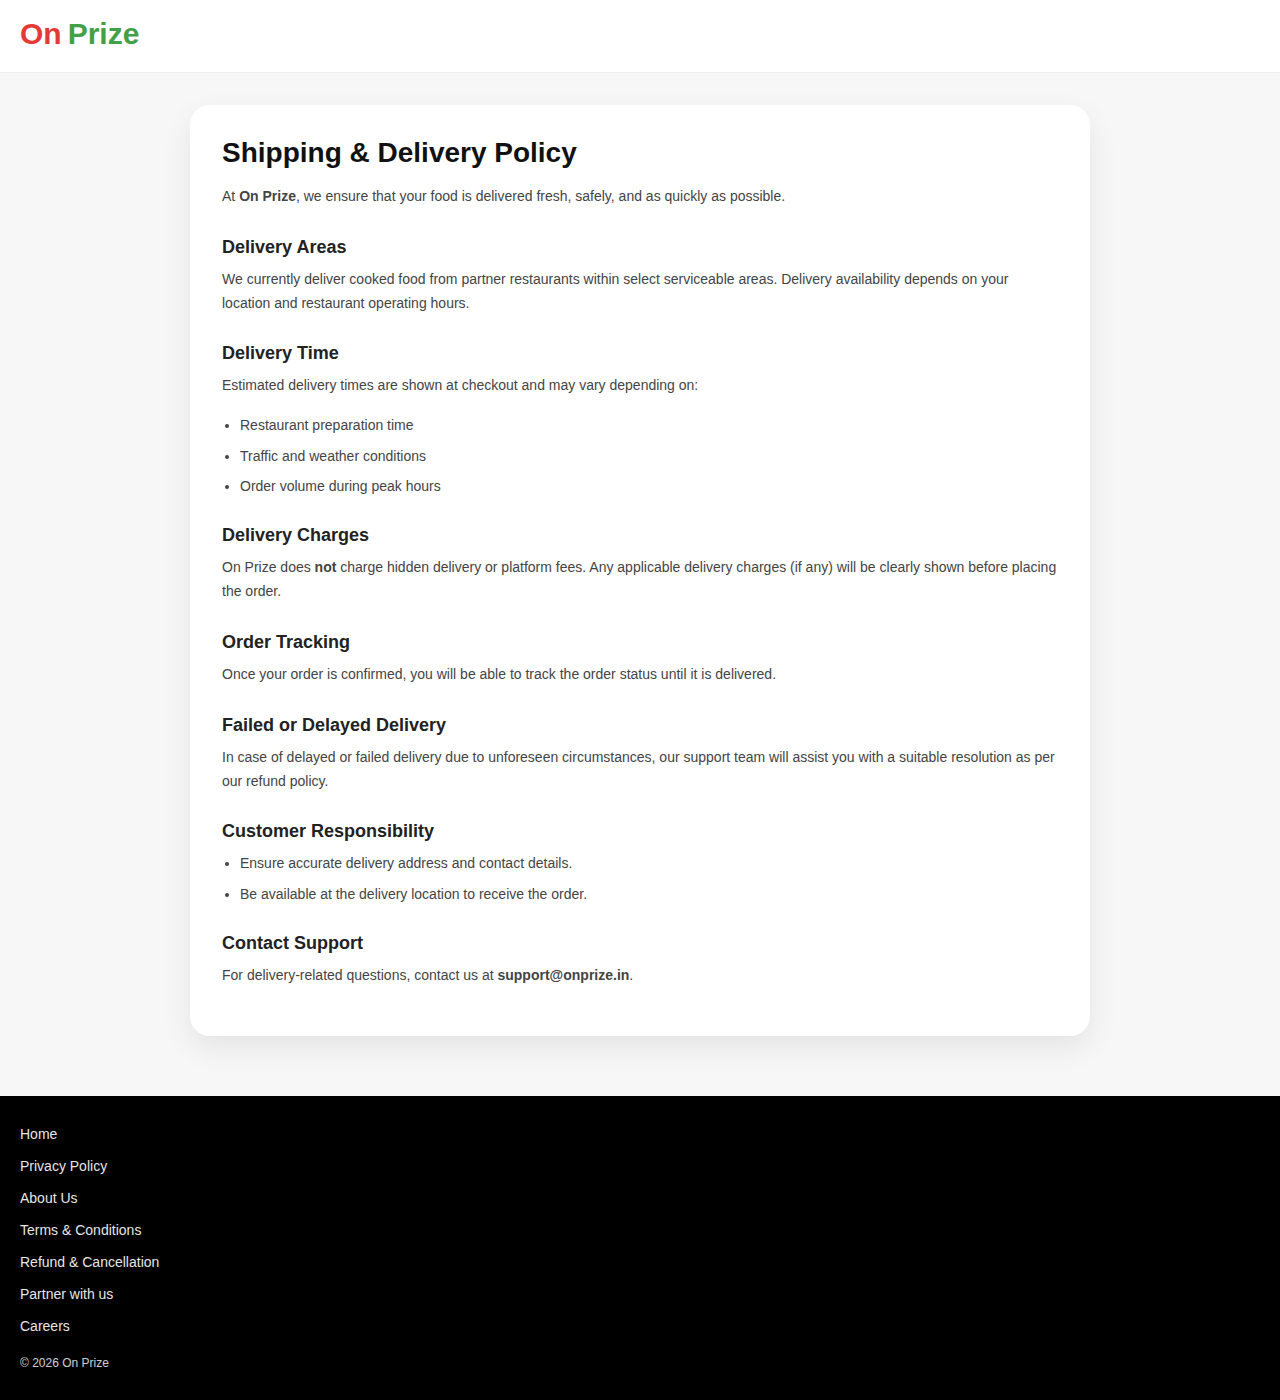
<file: shipping-delivery.html>
<!DOCTYPE html>
<html lang="en">
<head>
  <meta charset="UTF-8">
  <title>Shipping & Delivery | On Prize</title>
  <meta name="viewport" content="width=device-width, initial-scale=1.0">
  <link rel="stylesheet" href="style.css">
  <link href="https://fonts.googleapis.com/css2?family=Baloo+2:wght@700;800;900&display=swap" rel="stylesheet">

</head>
<body>
    <header class="navbar">
 <div class="logo">
  <span class="on">On</span>
  <span class="prize">Prize</span>
 </div>
  
</header>
<section class="static-page">
    <div class="static-container">
    <h1>Shipping & Delivery Policy</h1>

    <p>
      At <strong>On Prize</strong>, we ensure that your food is delivered fresh,
      safely, and as quickly as possible.
    </p>

    <h3>Delivery Areas</h3>
    <p>
      We currently deliver cooked food from partner restaurants within select
      serviceable areas. Delivery availability depends on your location and
      restaurant operating hours.
    </p>

    <h3>Delivery Time</h3>
    <p>
      Estimated delivery times are shown at checkout and may vary depending on:
    </p>
    <ul>
      <li>Restaurant preparation time</li>
      <li>Traffic and weather conditions</li>
      <li>Order volume during peak hours</li>
    </ul>

    <h3>Delivery Charges</h3>
    <p>
      On Prize does <strong>not</strong> charge hidden delivery or platform fees.
      Any applicable delivery charges (if any) will be clearly shown before
      placing the order.
    </p>

    <h3>Order Tracking</h3>
    <p>
      Once your order is confirmed, you will be able to track the order status
      until it is delivered.
    </p>

    <h3>Failed or Delayed Delivery</h3>
    <p>
      In case of delayed or failed delivery due to unforeseen circumstances,
      our support team will assist you with a suitable resolution as per our
      refund policy.
    </p>

    <h3>Customer Responsibility</h3>
    <ul>
      <li>Ensure accurate delivery address and contact details.</li>
      <li>Be available at the delivery location to receive the order.</li>
    </ul>

    <h3>Contact Support</h3>
    <p>
      For delivery-related questions, contact us at
      <strong>support@onprize.in</strong>.
    </p>
    </div>
  </section>
<footer class="footer">
  <ul>
     <li><a href="index.html">Home</a></li>
    <li><a href="privacy-policy.html">Privacy Policy</a></li>
    <li><a href="about.html">About Us</a></li>
    <li><a href="terms.html">Terms & Conditions</a></li>
    <li><a href="refund-cancellation.html">Refund & Cancellation</a></li>
    <li><a href="partner.html">Partner with us</a></li>
    <li><a href="careers.html">Careers</a></li>
  </ul>
  <p>© 2026 On Prize</p>
</footer>

</body>
</html>
</file>
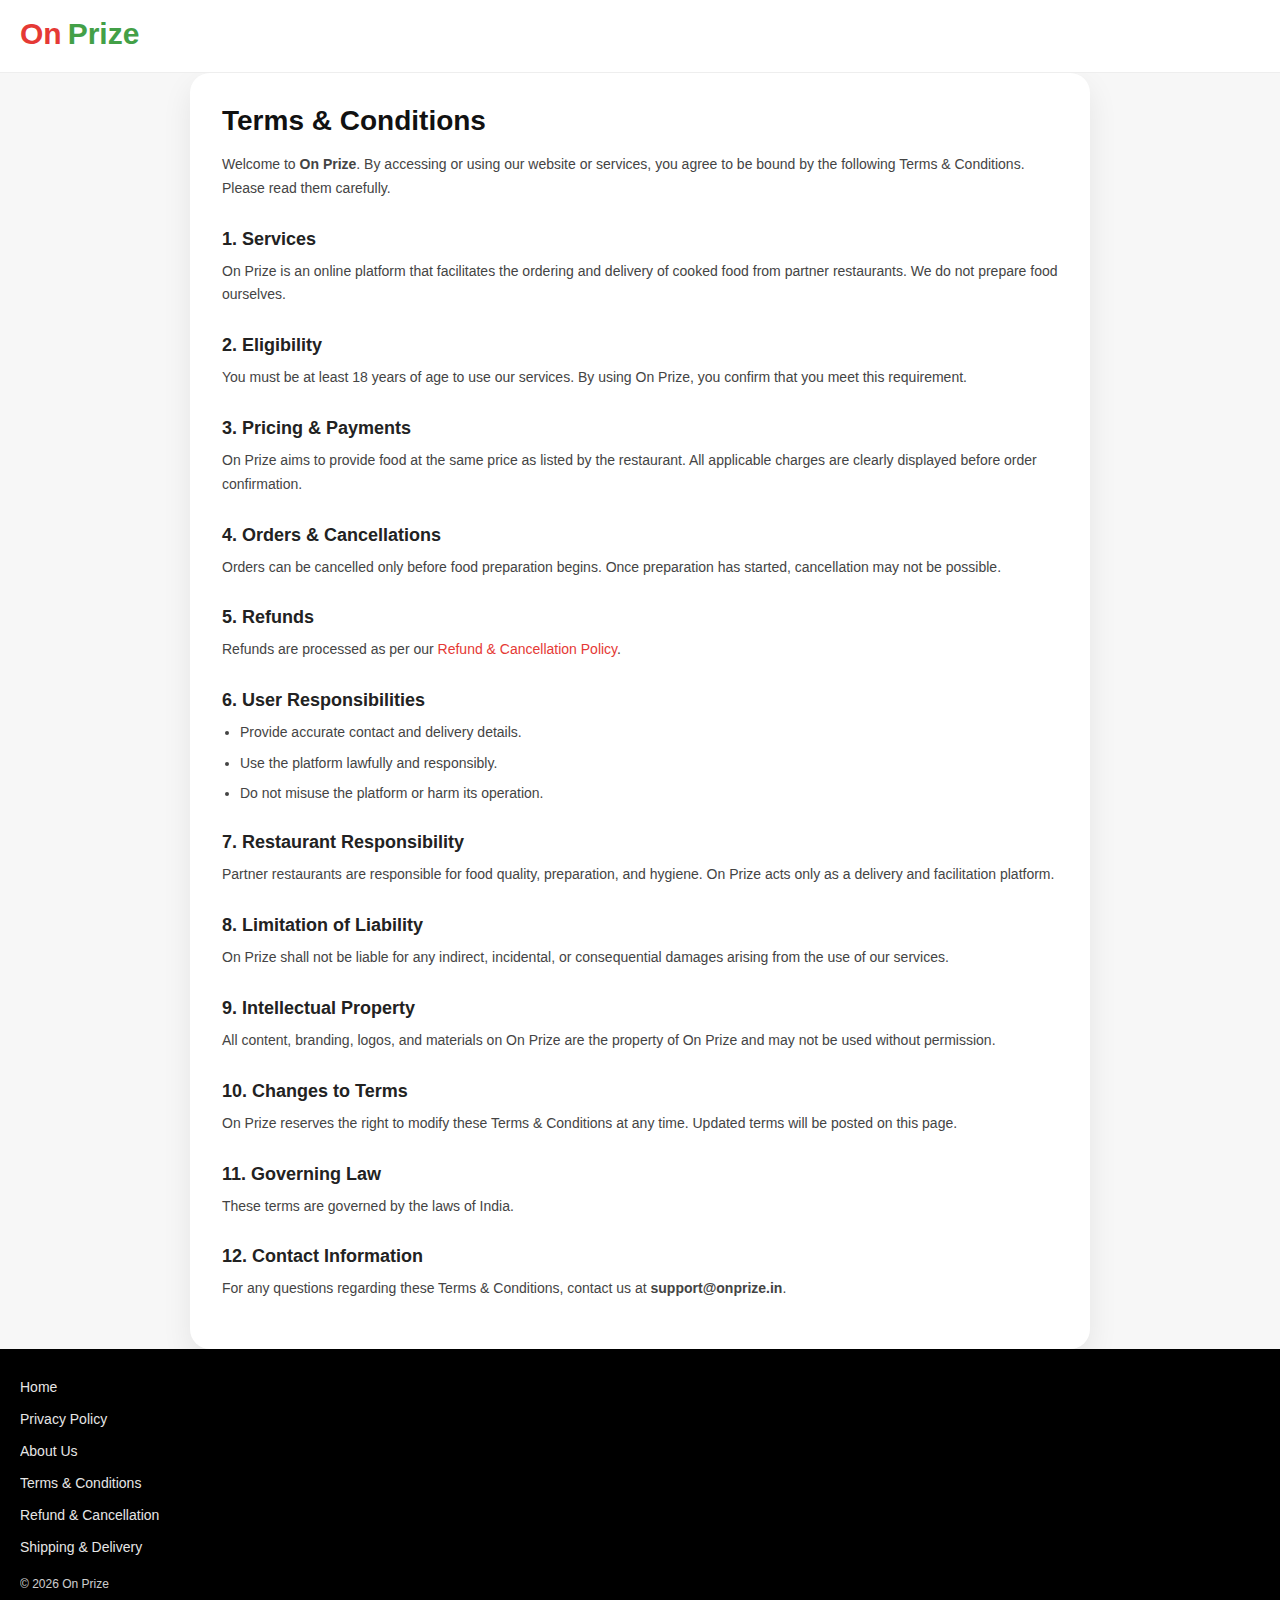
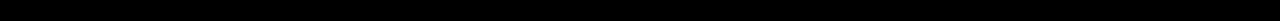
<file: terms.html>
<!DOCTYPE html>
<html lang="en">
<head>
  <meta charset="UTF-8">
  <title>Terms & Conditions | On Prize</title>
  <meta name="viewport" content="width=device-width, initial-scale=1.0">
  <link rel="stylesheet" href="style.css">
  <link href="https://fonts.googleapis.com/css2?family=Baloo+2:wght@700;800;900&display=swap" rel="stylesheet">

</head>
<body>
    <header class="navbar">
 <div class="logo">
  <span class="on">On</span>
  <span class="prize">Prize</span>
 </div>
  
</header>
    <div class="static-container">
<h1>Terms & Conditions</h1>

    <p>
      Welcome to <strong>On Prize</strong>. By accessing or using our website or
      services, you agree to be bound by the following Terms & Conditions.
      Please read them carefully.
    </p>

    <h3>1. Services</h3>
    <p>
      On Prize is an online platform that facilitates the ordering and delivery
      of cooked food from partner restaurants. We do not prepare food ourselves.
    </p>

    <h3>2. Eligibility</h3>
    <p>
      You must be at least 18 years of age to use our services.
      By using On Prize, you confirm that you meet this requirement.
    </p>

    <h3>3. Pricing & Payments</h3>
    <p>
      On Prize aims to provide food at the same price as listed by the restaurant.
      All applicable charges are clearly displayed before order confirmation.
    </p>

    <h3>4. Orders & Cancellations</h3>
    <p>
      Orders can be cancelled only before food preparation begins.
      Once preparation has started, cancellation may not be possible.
    </p>

    <h3>5. Refunds</h3>
    <p>
      Refunds are processed as per our
      <a href="refund-cancellation.html">Refund & Cancellation Policy</a>.
    </p>

    <h3>6. User Responsibilities</h3>
    <ul>
      <li>Provide accurate contact and delivery details.</li>
      <li>Use the platform lawfully and responsibly.</li>
      <li>Do not misuse the platform or harm its operation.</li>
    </ul>

    <h3>7. Restaurant Responsibility</h3>
    <p>
      Partner restaurants are responsible for food quality, preparation,
      and hygiene. On Prize acts only as a delivery and facilitation platform.
    </p>

    <h3>8. Limitation of Liability</h3>
    <p>
      On Prize shall not be liable for any indirect, incidental, or consequential
      damages arising from the use of our services.
    </p>

    <h3>9. Intellectual Property</h3>
    <p>
      All content, branding, logos, and materials on On Prize are the property
      of On Prize and may not be used without permission.
    </p>

    <h3>10. Changes to Terms</h3>
    <p>
      On Prize reserves the right to modify these Terms & Conditions at any time.
      Updated terms will be posted on this page.
    </p>

    <h3>11. Governing Law</h3>
    <p>
      These terms are governed by the laws of India.
    </p>

    <h3>12. Contact Information</h3>
    <p>
      For any questions regarding these Terms & Conditions, contact us at
      <strong>support@onprize.in</strong>.
    </p>
    </div>
 </section>


<footer class="footer">
  <ul>
     <li><a href="index.html">Home</a></li>
    <li><a href="privacy-policy.html">Privacy Policy</a></li>
    <li><a href="about.html">About Us</a></li>
    <li><a href="terms.html">Terms & Conditions</a></li>
    <li><a href="refund-cancellation.html">Refund & Cancellation</a></li>
    <li><a href="shipping-delivery.html">Shipping & Delivery</a></li>
  </ul>
  <p>© 2026 On Prize</p>
</footer>

</body>
</html>
</file>
<file: style.css>
* {
  margin: 0;
  padding: 0;
  box-sizing: border-box;
  font-family: Arial, sans-serif;
}

body {
  background: #f7f7f7;
}


/* Sticky Header */
.navbar {
  position: sticky;
  top: 0;
  z-index: 1000;
  background: #ffffff;
  display: flex;
  align-items: center;
  gap: 16px;
  padding: 12px 20px;
  border-bottom: 1px solid #eee;
}
.logo {
  font-size: 30px;
  font-weight: 900;
  font-family: 'Baloo 2', cursive;
}

.logo .on {
  color: #e53935;
}

.logo .prize {
  color: #43a047;
}


/* Hero */
.hero {
  height: 85vh;
  background-image: url("./src/background.jpg");
  background-size: cover;
  background-position: center;
}

/* Dark overlay */
.hero-overlay {
  height: 100%;
  background: rgba(0, 0, 0, 0.45);
  display: flex;
  flex-direction: column;
  justify-content: center;
  align-items: center;
  text-align: center;
  padding: 20px;
}

.hero-overlay h2 {
  color: #fff;
  font-size: 2.5rem;
  margin-bottom: 20px;
}
/* ================= LOCATION BAR ================= */

.location-bar {
  display: flex;
  align-items: center;
  gap: 6px;
  background: #fff;
  border-radius: 30px;
  padding: 6px 10px;
  max-width: 680px;
  margin: 20px auto;
  box-shadow: 0 4px 20px rgba(0,0,0,0.15);
}

/* location icon */
.location-icon {
  font-size: 16px;
}

/* input */
#locationInput {
  flex: 1;
  border: none;
  outline: none;
  font-size: 14px;
  padding: 8px;
  min-width: 0;
}

/* detect button */
#detectLocationBtn {
  background: #ff3d3d;
  color: #fff;
  border: none;
  border-radius: 20px;
  padding: 7px 14px;
  font-size: 13px;
  cursor: pointer;
  white-space: nowrap;
}

#detectLocationBtn:hover {
  background: #e63232;
}

/* dropdown wrapper */
.city-select {
  position: relative;
  width: 34px;
  height: 34px;
}

/* dropdown */
#cityDropdown {
  appearance: none;
  -webkit-appearance: none;
  width: 100%;
  height: 100%;
  border: none;
  background: transparent;
  cursor: pointer;
  z-index: 2;
  position: relative;
}

/* dropdown arrow */
.city-select::after {
  content: "▾";
  position: absolute;
  right: 6px;
  top: 50%;
  transform: translateY(-50%);
  font-size: 14px;
  color: #333;
  pointer-events: none;
}

/* status text */
.location-status {
  text-align: center;
  font-size: 14px;
  margin-top: 10px;
}

.location-status.success {
  color: #f4b400;
}

.location-status.error {
  color: #ff3d3d;
}

/* ================= MOBILE RESPONSIVE ================= */

@media (max-width: 600px) {
  .location-bar {
    max-width: 90%;
    padding: 6px;
  }

  #locationInput {
    font-size: 13px;
  }

  #detectLocationBtn {
    padding: 6px 10px;
    font-size: 12px;
  }
}


/* Search bar */
.hero-search input {
  width: 100%;
  max-width: 420px;
  padding: 14px 18px;
  font-size: 16px;
  border-radius: 30px;
  border: none;
  outline: none;
}
@media (max-width: 768px) {
  .hero {
    height: 70vh;
  }

  .hero-overlay h2 {
    font-size: 1.8rem;
  }
}
/* section diveder  */
.section-label {
  display: flex;
  align-items: center;
  margin: 24px 0;
}

.section-label::before,
.section-label::after {
  content: "";
  flex: 1;
  height: 1px;
  background: #e5e5e5;
}

.section-label span {
  padding: 0 12px;
  font-size: 14px;
  font-weight: 600;
  color: #555;
}

/* Categories */
.categories {
  display: grid;
  grid-template-columns: repeat(2, 1fr);
  gap: 15px;
  padding: 20px;
}

.card {
  background: white;
  border-radius: 10px;
  overflow: hidden;
  text-align: center;
}

.card img {
  width: 100%;
  height: 120px;
  object-fit: cover;
}

.card p {
  padding: 10px;
  font-weight: bold;
}

/* Comparison Section */
.comparison {
  background: #fbd19c;
  padding: 40px 20px;
  text-align: center;
}

.comparison h2 {
  font-size: 26px;
}

.subtitle {
  margin: 10px 0 30px;
}

.table-wrapper {
  overflow-x: auto;
}

table {
  width: 100%;
  background: white;
  border-radius: 12px;
  border-collapse: collapse;
}

th, td {
  padding: 14px;
  border-bottom: 1px solid #eee;
}

th {
  background: #f5f5f5;
}

td:nth-child(2) {
  font-weight: bold;
  color: #2ecc71;
}

/* App Section */
.app-section {
  text-align: center;
  padding: 48px 20px;
  background: #f9fafb;
  border-radius: 24px;
  margin: 40px 16px;
  position: relative;
}

.app-section h2 {
  font-size: 24px;
  margin-bottom: 8px;
}

.app-section p {
  font-size: 15px;
  color: #555;
  margin-bottom: 24px;
}

/* Store buttons */
.store-buttons {
  display: flex;
  justify-content: center;
  gap: 16px;
}

.store-buttons img {
  height: 48px;
}

/* Disabled look */
.store-buttons.disabled {
  opacity: 0.4;
  pointer-events: none;
  filter: grayscale(100%);
}

/* Coming soon badge */
.coming-soon-badge {
  position: absolute;
  top: 16px;
  right: 16px;
  background: #ff9800;
  color: #fff;
  font-size: 12px;
  font-weight: 600;
  padding: 6px 12px;
  border-radius: 999px;
}


/* Footer */
.footer {
  background: black;
  color: white;
  padding: 30px 20px;
  margin-top: auto;
}


.footer ul {
  list-style: none;
  display: flex;
  flex-direction: column;
  gap: 6px;
  font-size: 13px;
}

.footer li {
  margin-bottom: 10px;
    cursor: pointer;
  opacity: 0.9;
}

.footer p {
  margin-top: 12px;
  font-size: 12px;
  opacity: 0.8;
}
.food-carousel {
  width: 100%;
  overflow: hidden;
  background: #fff;
  padding: 16px 0;
}
.footer a {
  color: #ffffff;
  text-decoration: none;
  font-size: 14px;
}

.footer a:hover {
  text-decoration: underline;
  opacity: 0.85;
}

.footer-links {
  list-style: none;
  display: flex;
  flex-direction: column;
  gap: 8px;
}

.footer-links a {
  color: #fff;
  font-size: 14px;
  text-decoration: none;
  opacity: 0.9;
}

.footer-links a:hover {
  opacity: 1;
  text-decoration: underline;
}

/* === Swiggy-style dropdown === */
/* ===== Available in ===== */
.footer-cities {
  max-width: 1100px;
  margin: auto;
  text-align: center;
}

.footer-cities h4 {
  font-size: 16px;
  margin-bottom: 16px;
  opacity: 0.9;
}

/* City grid (desktop) */
.city-columns {
  display: grid;
  grid-template-columns: repeat(4, 1fr);
  gap: 10px 40px;
  font-size: 14px;
  opacity: 0.85;
  margin-bottom: 20px;
}

.city-columns span {
  text-align: left;
}

/* ===== Dropdown ===== */
.cities-dropdown {
  position: relative;
  width: fit-content;
  margin: 0 auto 30px;
}

.dropdown-btn {
  background: #fff;
  color: #333;
  border: 1px solid #ddd;
  border-radius: 6px;
  padding: 6px 14px;
  font-size: 13px;
  cursor: pointer;
  display: flex;
  gap: 6px;
  align-items: center;
}

.dropdown-menu {
  position: absolute;
  bottom: 42px;
  left: 50%;
  transform: translateX(-50%);
  width: 200px;
  background: #fff;
  color: #000;
  border-radius: 6px;
  box-shadow: 0 6px 18px rgba(0,0,0,0.25);
  display: none;
  max-height: 180px;   /* ✅ compact */
  overflow-y: auto;
  z-index: 99;
}

.dropdown-menu.show {
  display: block;
}

.dropdown-menu li {
  padding: 8px 12px;
  font-size: 13px;
  border-bottom: 1px solid #eee;
}

/* Scrollbar */
.dropdown-menu::-webkit-scrollbar {
  width: 4px;
}
.dropdown-menu::-webkit-scrollbar-thumb {
  background: #ccc;
  border-radius: 10px;
}
.copyright {
  font-size: 12px;
  opacity: 0.8;
  margin-top: 12px;
}

/* ===== Mobile ===== */
@media (max-width: 768px) {
  .city-columns {
    grid-template-columns: repeat(2, 1fr);
    text-align: center;
  }

  .dropdown-menu {
    width: 180px;
  }
}

/* =========================
   STATIC PAGES (Footer)
   ========================= */


/* =========================
   STATIC PAGES (LEGAL PAGES)
   About | Privacy | Terms |
   Refund | Shipping
   ========================= */

/* Page wrapper */
.static-page {
    padding: 32px 16px 60px;
  flex: 1;
  background: #f7f7f7;
}

/* Content card */
.static-container {
  max-width: 900px;
  margin: auto;
  background: #ffffff;
  padding: 32px;
  border-radius: 20px;
  box-shadow: 0 12px 30px rgba(0, 0, 0, 0.08);
}

/* Headings */
.static-container h1 {
  font-size: 28px;
  font-weight: 700;
  margin-bottom: 16px;
  color: #111;
}

.static-container h2,
.static-container h3 {
  font-size: 18px;
  margin-top: 28px;
  margin-bottom: 10px;
  color: #222;
}

/* Text */
.static-container p {
  font-size: 14px;
  line-height: 1.7;
  color: #444;
  margin-bottom: 16px;
}

/* Lists */
.static-container ul {
  padding-left: 18px;
  margin-bottom: 16px;
}

.static-container li {
  font-size: 14px;
  line-height: 1.6;
  color: #444;
  margin-bottom: 8px;
}

/* Links */
.static-container a {
  color: #e53935;
  text-decoration: none;
}

.static-container a:hover {
  text-decoration: underline;
}

/* =========================
   MOBILE OPTIMIZATION
   ========================= */
@media (max-width: 600px) {

  .static-page {
    padding: 70px 12px 50px;
  }

  .static-container {
    padding: 20px;
    border-radius: 14px;
  }

  .static-container h1 {
    font-size: 22px;
  }

  .static-container h2,
  .static-container h3 {
    font-size: 16px;
  }

  .static-container p,
  .static-container li {
    font-size: 13.5px;
  }
}

/* Track */
.carousel-track {
  display: flex;
  gap: 16px;
  width: max-content;
  animation: scroll-left 22s linear infinite;
}

/* Images */
.carousel-track img {
  width: 220px;
  height: 140px;
  object-fit: cover;
  border-radius: 16px;
  box-shadow: 0 6px 16px rgba(0,0,0,0.1);
}
.highlight {
  background-color: #fff176; /* soft yellow */
  padding: 2px 4px;
  border-radius: 4px;
  animation: flash 1.2s ease-in-out;
}

@keyframes flash {
  0%   { background-color: #fff176; }
  50%  { background-color: #ffe082; }
  100% { background-color: #fff176; }
}

.search-message {
  position: fixed;
  top: 70px; /* below sticky header */
  left: 50%;
  transform: translateX(-50%);
  background: #111;
  color: #fff;
  padding: 10px 18px;
  border-radius: 20px;
  font-size: 14px;
  opacity: 0;
  pointer-events: none;
  transition: opacity 0.3s ease, transform 0.3s ease;
  z-index: 999;
}

.search-message.show {
  opacity: 1;
  transform: translateX(-50%) translateY(10px);
}

@keyframes scroll-left {
  from {
    transform: translateX(0);
  }
  to {
    transform: translateX(-50%);
  }
}

/* Hover pause (desktop only) */
/* Media Queries */
@media (hover: hover) {
  .food-carousel:hover .carousel-track {
    animation-play-state: paused;
  }
}

/* Tablet */
@media (max-width: 1024px) {
  .carousel-track img {
    width: 180px;
    height: 120px;
  }
}

/* Mobile */
@media (max-width: 600px) {
  .carousel-track {
    gap: 12px;
    animation-duration: 18s;
  }

  .carousel-track img {
    width: 140px;
    height: 95px;
    border-radius: 12px;
  }
}


@media (min-width: 768px) {
  .categories {
    grid-template-columns: repeat(4, 1fr);
  }
}

@media (min-width: 1024px) {
  .categories {
    grid-template-columns: repeat(6, 1fr);
  }
}
@media (max-width: 768px) {
  .navbar {
    flex-direction: column;
    align-items: stretch;
  }

  .nav-search {
    max-width: 100%;
  }
}
/* =============================
   RESPONSIVE TABLE – MOBILE
   ============================= */
@media (max-width: 768px) {

  .comparison {
    padding: 10px;
  }

  .table-wrapper {
    overflow-x: hidden; /* NO SCROLL */
  }

  .comparison table {
    width: 100%;
    table-layout: fixed; /* Force columns to fit */
  }

  .comparison th,
  .comparison td {
    padding: 8px 6px;
    font-size: 13px;
    word-wrap: break-word;
  }

  .comparison th {
    font-size: 13px;
    font-weight: 600;
  }

  .comparison td:first-child {
    width: 45%; /* Feature column */
  }

  .comparison td:not(:first-child),
  .comparison th:not(:first-child) {
    width: 27.5%; /* Other columns */
    text-align: center;
  }

  /* Make icons smaller */
  .comparison td {
    line-height: 1.3;
  }
}
/* ===== Layout ===== */
.partner-wrapper {
  display: flex;
  min-height:fit-content;
}

/* ===== LEFT SIDE ===== */
.partner-left {
  flex: 1;
  position: relative;
  background: url("./src/background.jpg");
  background-size: cover;
  background-position: center;
  background-repeat: no-repeat;
  height:max-content;
   
}

.partner-left .overlay {
  position: absolute;
  inset: 0;
  background: rgba(0, 0, 0, 0.65);
}

.left-content {
  position: relative;
  z-index: 1;
  color: #fff;
  padding: 80px;
}

.badge {
  font-size: 13px;
  letter-spacing: 1px;
  opacity: 0.85;
}

.left-content h1 {
  margin-top: 16px;
  font-size: 42px;
  font-weight: 700;
  line-height: 1.2;
}

.left-content .desc {
  margin-top: 14px;
  font-size: 15px;
  opacity: 0.85;
  max-width: 420px;
}


/* ===== MOBILE ===== */
@media (max-width: 768px) {
  .partner-wrapper {
    flex-direction: column;
  }

  .partner-left {
    height:auto;
  }

  .left-content {
    padding: 40px 24px;
  }

  .left-content h1 {
    font-size: 26px;
  }

}
.partner-options {
  padding: 80px 8%;
  background: #f9f9f9;
}

.partner-container {
  display: grid;
  grid-template-columns: repeat(2, 1fr);
  gap: 40px;
}

.partner-card {
  background: #ffffff;
  padding: 40px;
  border-radius: 14px;
  box-shadow: 0 10px 25px rgba(0, 0, 0, 0.08);
  transition: transform 0.3s ease, box-shadow 0.3s ease;
}

.partner-card:hover {
  transform: translateY(-6px);
  box-shadow: 0 18px 40px rgba(0, 0, 0, 0.12);
}

.partner-card h3 {
  font-size: 26px;
  margin-bottom: 15px;
  color: #222;
}

.partner-card p {
  font-size: 15px;
  line-height: 1.6;
  color: #555;
  margin-bottom: 25px;
}

.partner-btn {
  display: inline-block;
  padding: 12px 26px;
  background: #fc8019; /* Swiggy-like orange */
  color: #fff;
  border-radius: 6px;
  font-weight: 600;
  text-decoration: none;
  transition: background 0.3s ease;
}

.partner-btn:hover {
  background: #e86c0f;
}

/* Mobile responsive */
@media (max-width: 768px) {
  .partner-container {
    grid-template-columns: 1fr;
  }
}
.partner-rules-section {
  padding: 70px 8%;
  background: #f9f9f9;
  font-family: 'Poppins', sans-serif;
}

.rules-box {
  max-width: 900px;
  margin: auto;
  background: #fff;
  padding: 50px;
  border-radius: 14px;
  box-shadow: 0 12px 30px rgba(0,0,0,0.08);
}

.rules-box h2 {
  font-size: 28px;
  margin-bottom: 16px;
  color: #222;
}

.rules-box h3 {
  font-size: 20px;
  margin: 30px 0 10px;
  color: #333;
}

.rules-box p {
  font-size: 15px;
  color: #555;
  line-height: 1.7;
}

.rules-box ul {
  margin-top: 12px;
  padding-left: 20px;
}

.rules-box ul li {
  font-size: 15px;
  margin-bottom: 10px;
  color: #444;
}

.highlight {
  background: #fff4ea;
  border-left: 6px solid #fc8019;
  padding: 20px;
  margin-bottom: 30px;
  border-radius: 6px;
}

.highlight strong {
  color: #fc8019;
}

.not-required li {
  color: #c0392b;
}

.action-area {
  margin-top: 40px;
  text-align: center;
}

.action-btn {
  display: inline-block;
  background: #fc8019;
  color: #fff;
  padding: 14px 34px;
  font-weight: 600;
  border-radius: 8px;
  text-decoration: none;
  transition: 0.3s;
}

.action-btn:hover {
  background: #e96b10;
}

@media (max-width: 768px) {
  .rules-box {
    padding: 30px;
  }
}
.careers-section {
  padding: 80px 8%;
  background: #f9f9f9;
  font-family: 'Poppins', sans-serif;
}

.careers-intro {
  text-align: center;
  margin-bottom: 60px;
}

.careers-intro h1 {
  font-size: 40px;
  color: #222;
}

.careers-intro p {
  font-size: 16px;
  color: #555;
  max-width: 700px;
  margin: 15px auto 0;
}
.careers-block {
  margin-bottom: 70px;
}

.careers-block h2 {
  font-size: 28px;
  margin-bottom: 30px;
  color: #222;
}

.section-title {
  font-size: 28px;
  margin-bottom: 30px;
  color: #222;
}
/* Cities */
.cities-grid {
  display: grid;
  grid-template-columns: repeat(auto-fill, minmax(130px, 1fr));
  gap: 14px;
  margin-top: 20px;
}

.city-box {
  background: #fff;
  padding: 12px 10px;
  text-align: center;
  border-radius: 10px;
  font-size: 14px;
  box-shadow: 0 4px 14px rgba(0,0,0,0.06);
  cursor: pointer;
  transition: 0.2s ease;
}

.city-box:hover {
  background: #fc8019;
  color: #fff;
}

.more-cities {
  font-weight: 600;
  color: #fc8019;
  background: #fff7f0;
}


/* Accordion container */
.job-accordion {
  max-width: 900px;
  margin: auto;
}

/* Job card */
.job-item {
  background: #fff;
  border-radius: 14px;
  box-shadow: 0 12px 30px rgba(0,0,0,0.08);
  margin-bottom: 20px;
  overflow: hidden;
}

/* Summary (clickable) */
.job-summary {
  display: flex;
  justify-content: space-between;
  align-items: center;
  padding: 25px 30px;
  cursor: pointer;
}

.job-summary h3 {
  font-size: 20px;
  margin-bottom: 5px;
}

.job-summary p {
  font-size: 14px;
  color: #555;
}

.job-summary span {
  font-size: 13px;
  color: #fc8019;
  font-weight: 600;
}
/* view button  */
.view-btn {
  background: transparent;
  border: none;
  color: #fc8019;
  font-weight: 600;
  font-size: 14px;
  cursor: pointer;
}

.view-btn:hover {
  text-decoration: underline;
}

/* Change text when open */
.job-item.active .view-btn {
  content: "Hide details";
}

/* Details (hidden by default) */
.job-details {
  display: none;
  padding: 0 30px 30px;
  border-top: 1px solid #eee;
}

.job-details h4 {
  margin-top: 20px;
  font-size: 16px;
  color: #333;
}

.job-details ul {
  margin-top: 10px;
  padding-left: 18px;
}

.job-details ul li {
  font-size: 14px;
  margin-bottom: 8px;
  color: #555;
}

/* Apply button */
.apply-btn {
  display: inline-block;
  margin-top: 25px;
  padding: 12px 30px;
  background: #fc8019;
  color: #fff;
  border-radius: 8px;
  text-decoration: none;
  font-weight: 600;
}

.apply-btn:hover {
  background: #e96b10;
}

/* Active state */
.job-item.active .job-details {
  display: block;
}

.job-item.active .arrow {
  transform: rotate(180deg);
}

/* Mobile */
@media (max-width: 768px) {
  .job-summary {
    padding: 20px;
  }

  .job-details {
    padding: 0 20px 25px;
  }
}
</file>
